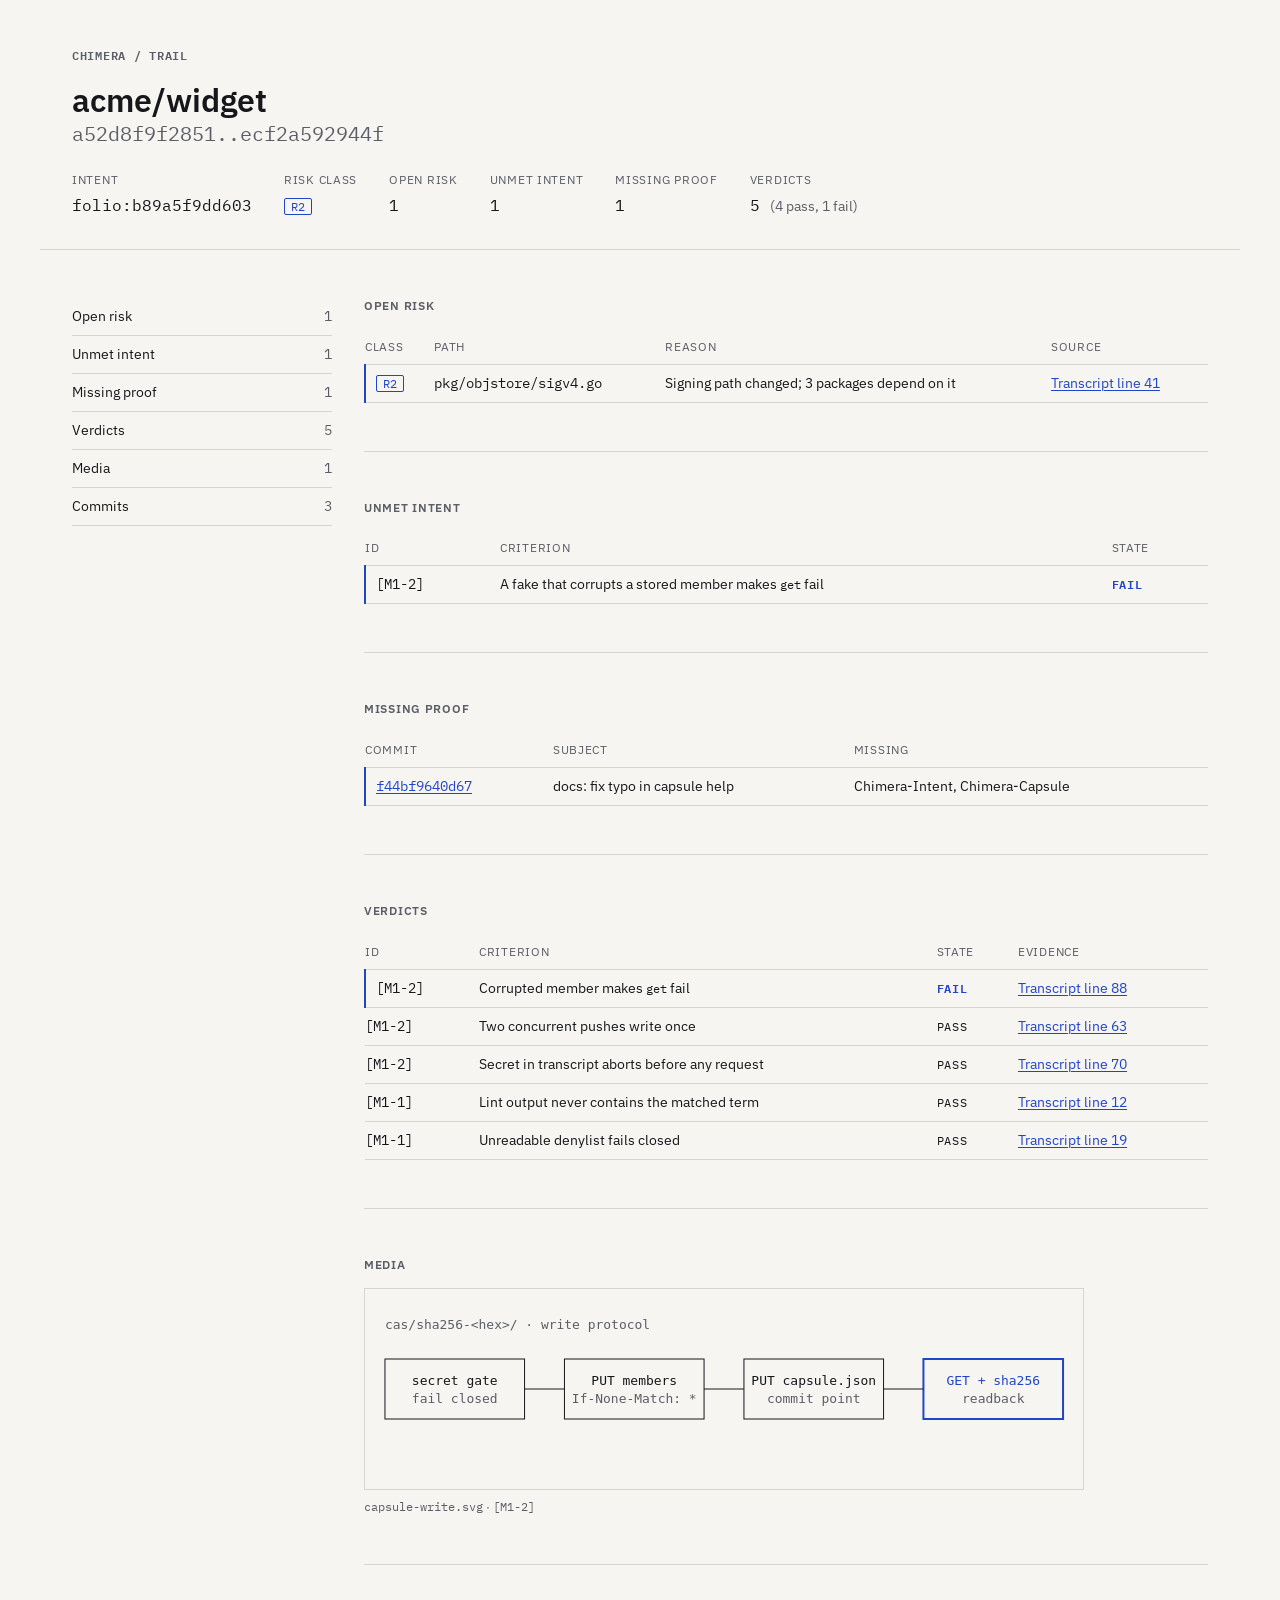
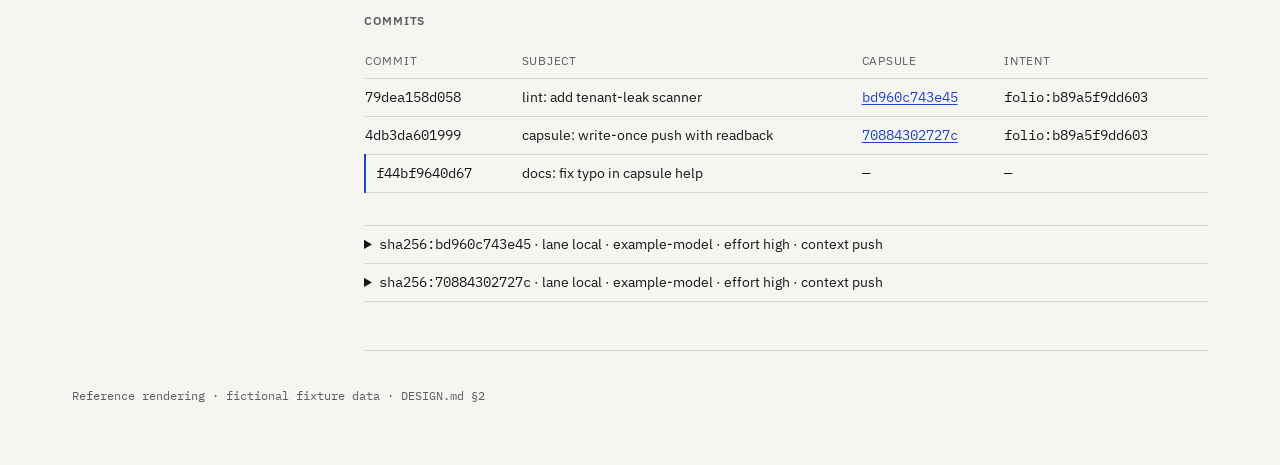
<file: folio/assets/trail-reference/index.html>
<!doctype html>
<html lang="en">
<head>
<meta charset="utf-8">
<meta name="viewport" content="width=device-width, initial-scale=1">
<meta http-equiv="Content-Security-Policy" content="default-src 'self'">
<title>chimera / trail — acme/widget a52d8f9f2851..ecf2a592944f</title>
<link rel="stylesheet" href="trail.css">
<link rel="icon" href="favicon.svg" type="image/svg+xml">
</head>
<body>
<header class="masthead">
  <p class="wordmark">chimera / trail</p>
  <h1>acme/widget <span class="mono">a52d8f9f2851..ecf2a592944f</span></h1>
  <dl class="facts">
    <div><dt>Intent</dt><dd class="mono">folio:b89a5f9dd603</dd></div>
    <div><dt>Risk class</dt><dd><span class="risk risk-high">R2</span></dd></div>
    <div><dt>Open risk</dt><dd class="num">1</dd></div>
    <div><dt>Unmet intent</dt><dd class="num">1</dd></div>
    <div><dt>Missing proof</dt><dd class="num">1</dd></div>
    <div><dt>Verdicts</dt><dd class="num">5 <span class="muted">(4 pass, 1 fail)</span></dd></div>
  </dl>
</header>

<div class="layout">
<nav class="index" aria-label="Sections">
  <ol>
    <li><a href="#risk">Open risk <span class="num">1</span></a></li>
    <li><a href="#unmet">Unmet intent <span class="num">1</span></a></li>
    <li><a href="#missing">Missing proof <span class="num">1</span></a></li>
    <li><a href="#verdicts">Verdicts <span class="num">5</span></a></li>
    <li><a href="#media">Media <span class="num">1</span></a></li>
    <li><a href="#commits">Commits <span class="num">3</span></a></li>
  </ol>
</nav>

<main>
<section id="risk" aria-labelledby="risk-h">
  <h2 id="risk-h">Open risk</h2>
  <div class="scroll">
  <table>
    <thead><tr><th scope="col">Class</th><th scope="col">Path</th><th scope="col">Reason</th><th scope="col">Source</th></tr></thead>
    <tbody>
      <tr class="fail"><td><span class="risk risk-high">R2</span></td><td class="mono">pkg/<wbr>objstore/<wbr>sigv4.go</td><td>Signing path changed; 3 packages depend on it</td><td><a href="#t-c2-41">Transcript line 41</a></td></tr>
    </tbody>
  </table>
  </div>
</section>

<section id="unmet" aria-labelledby="unmet-h">
  <h2 id="unmet-h">Unmet intent</h2>
  <div class="scroll">
  <table>
    <thead><tr><th scope="col">ID</th><th scope="col">Criterion</th><th scope="col">State</th></tr></thead>
    <tbody>
      <tr class="fail"><td class="mono">[M1-2]</td><td>A fake that corrupts a stored member makes <code>get</code> fail</td><td><span class="state">FAIL</span></td></tr>
    </tbody>
  </table>
  </div>
</section>

<section id="missing" aria-labelledby="missing-h">
  <h2 id="missing-h">Missing proof</h2>
  <div class="scroll">
  <table>
    <thead><tr><th scope="col">Commit</th><th scope="col">Subject</th><th scope="col">Missing</th></tr></thead>
    <tbody>
      <tr class="fail"><td class="mono"><a href="#c-f44bf9640d67">f44bf9640d67</a></td><td>docs: fix typo in capsule help</td><td>Chimera-Intent, Chimera-Capsule</td></tr>
    </tbody>
  </table>
  </div>
</section>

<section id="verdicts" aria-labelledby="verdicts-h">
  <h2 id="verdicts-h">Verdicts</h2>
  <div class="scroll">
  <table>
    <thead><tr><th scope="col">ID</th><th scope="col">Criterion</th><th scope="col">State</th><th scope="col">Evidence</th></tr></thead>
    <tbody>
      <tr class="fail"><td class="mono">[M1-2]</td><td>Corrupted member makes <code>get</code> fail</td><td><span class="state">FAIL</span></td><td><a href="#t-c2-88">Transcript line 88</a></td></tr>
      <tr><td class="mono">[M1-2]</td><td>Two concurrent pushes write once</td><td><span class="state">PASS</span></td><td><a href="#t-c2-63">Transcript line 63</a></td></tr>
      <tr><td class="mono">[M1-2]</td><td>Secret in transcript aborts before any request</td><td><span class="state">PASS</span></td><td><a href="#t-c2-70">Transcript line 70</a></td></tr>
      <tr><td class="mono">[M1-1]</td><td>Lint output never contains the matched term</td><td><span class="state">PASS</span></td><td><a href="#t-c1-12">Transcript line 12</a></td></tr>
      <tr><td class="mono">[M1-1]</td><td>Unreadable denylist fails closed</td><td><span class="state">PASS</span></td><td><a href="#t-c1-19">Transcript line 19</a></td></tr>
    </tbody>
  </table>
  </div>
</section>

<section id="media" aria-labelledby="media-h">
  <h2 id="media-h">Media</h2>
  <figure>
    <img src="media/capsule-write.svg" width="720" height="200" alt="Capsule write protocol: secret gate, members, capsule.json last, readback">
    <figcaption><span class="mono">capsule-write.svg</span> · <span class="mono">[M1-2]</span></figcaption>
  </figure>
</section>

<section id="commits" aria-labelledby="commits-h">
  <h2 id="commits-h">Commits</h2>
  <div class="scroll">
  <table>
    <thead><tr><th scope="col">Commit</th><th scope="col">Subject</th><th scope="col">Capsule</th><th scope="col">Intent</th></tr></thead>
    <tbody>
      <tr id="c-79dea158d058"><td class="mono">79dea158d058</td><td>lint: add tenant-leak scanner</td><td class="mono"><a href="#cap-bd960c743e45">bd960c743e45</a></td><td class="mono">folio:b89a5f9dd603</td></tr>
      <tr id="c-4db3da601999"><td class="mono">4db3da601999</td><td>capsule: write-once push with readback</td><td class="mono"><a href="#cap-70884302727c">70884302727c</a></td><td class="mono">folio:b89a5f9dd603</td></tr>
      <tr id="c-f44bf9640d67" class="fail"><td class="mono">f44bf9640d67</td><td>docs: fix typo in capsule help</td><td class="mono">—</td><td class="mono">—</td></tr>
    </tbody>
  </table>
  </div>

  <details id="cap-bd960c743e45">
    <summary><span class="mono">sha256:bd960c743e45</span> · lane local · example-model · effort high · context push</summary>
    <ol class="transcript">
      <li id="t-c1-12"><a href="#t-c1-12" class="ln">12</a><code>$ go test ./pkg/lint -run TestM1_1_OutputOmitsTerm</code></li>
      <li id="t-c1-13"><a href="#t-c1-13" class="ln">13</a><code>ok   pkg/lint  0.41s</code></li>
      <li id="t-c1-19"><a href="#t-c1-19" class="ln">19</a><code>$ go test ./pkg/lint -run TestM1_1_UnreadableDenylist</code></li>
      <li id="t-c1-20"><a href="#t-c1-20" class="ln">20</a><code>ok   pkg/lint  0.07s</code></li>
    </ol>
  </details>
  <details id="cap-70884302727c">
    <summary><span class="mono">sha256:70884302727c</span> · lane local · example-model · effort high · context push</summary>
    <ol class="transcript">
      <li id="t-c2-41"><a href="#t-c2-41" class="ln">41</a><code>edit pkg/objstore/sigv4.go (+38 −11)</code></li>
      <li id="t-c2-63"><a href="#t-c2-63" class="ln">63</a><code>--- PASS: TestM1_2_PutIsWriteOnce (0.12s)</code></li>
      <li id="t-c2-70"><a href="#t-c2-70" class="ln">70</a><code>--- PASS: TestM1_2_SecretAbortsBeforeRequest (0.02s)</code></li>
      <li id="t-c2-88"><a href="#t-c2-88" class="ln">88</a><code>--- FAIL: TestM1_2_CorruptMemberFailsGet (0.03s): get returned nil error</code></li>
    </ol>
  </details>
</section>
</main>
</div>

<footer class="colophon">
  <p class="mono">Reference rendering · fictional fixture data · DESIGN.md §2</p>
</footer>
</body>
</html>
</file>
<file: folio/assets/trail-reference/trail.css>
/* chimera / trail — reference stylesheet. Tokens and rules: DESIGN.md §2. */
@font-face { font-family: "IBM Plex Sans"; font-weight: 400; font-style: normal; font-display: swap; src: url("fonts/ibm-plex-sans-latin-400-normal.woff2") format("woff2"); }
@font-face { font-family: "IBM Plex Sans"; font-weight: 600; font-style: normal; font-display: swap; src: url("fonts/ibm-plex-sans-latin-600-normal.woff2") format("woff2"); }
@font-face { font-family: "IBM Plex Mono"; font-weight: 400; font-style: normal; font-display: swap; src: url("fonts/ibm-plex-mono-latin-400-normal.woff2") format("woff2"); }
@font-face { font-family: "IBM Plex Mono"; font-weight: 600; font-style: normal; font-display: swap; src: url("fonts/ibm-plex-mono-latin-600-normal.woff2") format("woff2"); }

:root {
  --paper: #F6F5F2;
  --ink: #16171A;
  --muted: #5B5E66;
  --rule: #D8D5CE;
  --accent: #1F45C8;
  --sans: "IBM Plex Sans", ui-sans-serif, system-ui, sans-serif;
  --mono: "IBM Plex Mono", ui-monospace, "SFMono-Regular", Menlo, monospace;
  color-scheme: light dark;
}
@media (prefers-color-scheme: dark) {
  :root {
    --paper: #101114;
    --ink: #ECEAE4;
    --muted: #9A9DA4;
    --rule: #2A2C31;
    --accent: #7C9BFF;
  }
}

* { box-sizing: border-box; }
html { font-size: 16px; scroll-behavior: smooth; }
@media (prefers-reduced-motion: reduce) {
  html { scroll-behavior: auto; }
  *, *::before, *::after { transition: none !important; animation: none !important; }
}
body {
  margin: 0;
  background: var(--paper);
  color: var(--ink);
  font: 400 1rem/1.5 var(--sans);
  font-variant-numeric: tabular-nums;
}
.mono, code, .num { font-family: var(--mono); }
code { font-size: 0.875em; }
.muted { color: var(--muted); }
a { color: var(--accent); text-decoration: underline; text-underline-offset: 2px; text-decoration-thickness: 1px; }
a:focus-visible, summary:focus-visible { outline: 2px solid var(--accent); outline-offset: 2px; }

.masthead, .layout, .colophon { max-width: 1200px; margin: 0 auto; padding: 0 32px; }
.masthead { padding-top: 48px; padding-bottom: 32px; border-bottom: 1px solid var(--rule); }
.wordmark { font: 600 0.75rem/1.3 var(--mono); text-transform: uppercase; letter-spacing: 0.06em; color: var(--muted); margin: 0 0 16px; }
h1 { font-size: 2rem; line-height: 1.3; font-weight: 600; margin: 0 0 24px; }
h1 .mono { font-weight: 400; font-size: 1.25rem; color: var(--muted); display: block; }
.facts { display: grid; grid-template-columns: repeat(6, auto); gap: 0 32px; margin: 0; justify-content: start; }
.facts dt { font-size: 0.75rem; text-transform: uppercase; letter-spacing: 0.06em; color: var(--muted); }
.facts dd { margin: 4px 0 0; font-size: 1rem; }

.layout { display: grid; grid-template-columns: repeat(12, 1fr); column-gap: 32px; }
.index { grid-column: 1 / span 3; }
.index ol { list-style: none; margin: 0; padding: 48px 0 0; position: sticky; top: 0; }
.index li { border-bottom: 1px solid var(--rule); }
.index a { display: flex; justify-content: space-between; padding: 8px 0; color: var(--ink); text-decoration: none; font-size: 0.875rem; }
.index a:hover { color: var(--accent); }
.index .num { color: var(--muted); }
main { grid-column: 4 / span 9; min-width: 0; }

section { padding: 48px 0; border-bottom: 1px solid var(--rule); }
h2 { font-size: 0.75rem; text-transform: uppercase; letter-spacing: 0.06em; font-weight: 600; color: var(--muted); margin: 0 0 16px; line-height: 1.3; }

.scroll { overflow-x: auto; }
table { width: 100%; border-collapse: collapse; font-size: 0.875rem; }
th { text-align: left; font-weight: 400; font-size: 0.75rem; text-transform: uppercase; letter-spacing: 0.06em; color: var(--muted); padding: 8px 16px 8px 0; border-bottom: 1px solid var(--rule); }
td { padding: 8px 16px 8px 0; border-bottom: 1px solid var(--rule); vertical-align: top; }
tr.fail td:first-child { border-left: 2px solid var(--accent); padding-left: 10px; }
tr.fail .state { color: var(--accent); font-weight: 600; }
.state { font-family: var(--mono); font-size: 0.75rem; letter-spacing: 0.06em; }
.risk { font-family: var(--mono); font-size: 0.75rem; border: 1px solid var(--rule); padding: 0 6px; border-radius: 2px; }
.risk-high { border-color: var(--accent); color: var(--accent); }

figure { margin: 0; }
figure img { max-width: 100%; height: auto; border: 1px solid var(--rule); display: block; }
figcaption { font-size: 0.75rem; color: var(--muted); margin-top: 8px; }

details { border-bottom: 1px solid var(--rule); }
details:first-of-type { margin-top: 32px; border-top: 1px solid var(--rule); }
summary { cursor: pointer; padding: 8px 0; font-size: 0.875rem; }
.transcript { list-style: none; margin: 0 0 16px; padding: 0; font-family: var(--mono); font-size: 0.8125rem; }
.transcript li { display: flex; gap: 16px; padding: 2px 0; }
.transcript li:target { border-left: 2px solid var(--accent); padding-left: 8px; }
.transcript .ln { color: var(--muted); min-width: 3ch; text-align: right; text-decoration: none; }
.transcript code { font-size: 1em; white-space: pre-wrap; }

.colophon { padding-top: 24px; padding-bottom: 48px; font-size: 0.75rem; color: var(--muted); }

@media (max-width: 720px) {
  .masthead, .layout, .colophon { padding-left: 20px; padding-right: 20px; }
  .masthead { padding-top: 32px; }
  h1 { font-size: 1.5rem; }
  .facts { grid-template-columns: repeat(2, 1fr); gap: 12px 20px; }
  .layout { display: block; }
  .index ol { display: flex; flex-wrap: wrap; gap: 0 16px; padding: 16px 0; position: static; border-bottom: 1px solid var(--rule); }
  .index li { border: 0; }
  .index a { gap: 6px; }
  section { padding: 32px 0; }
}

/* Long hashes and paths wrap instead of widening the page. */
td { overflow-wrap: break-word; }
summary, figcaption, h1 .mono { overflow-wrap: anywhere; }
.risk, .state, td:first-child { white-space: nowrap; }
.facts .muted { font-family: var(--sans); font-size: 0.875rem; }
</file>
